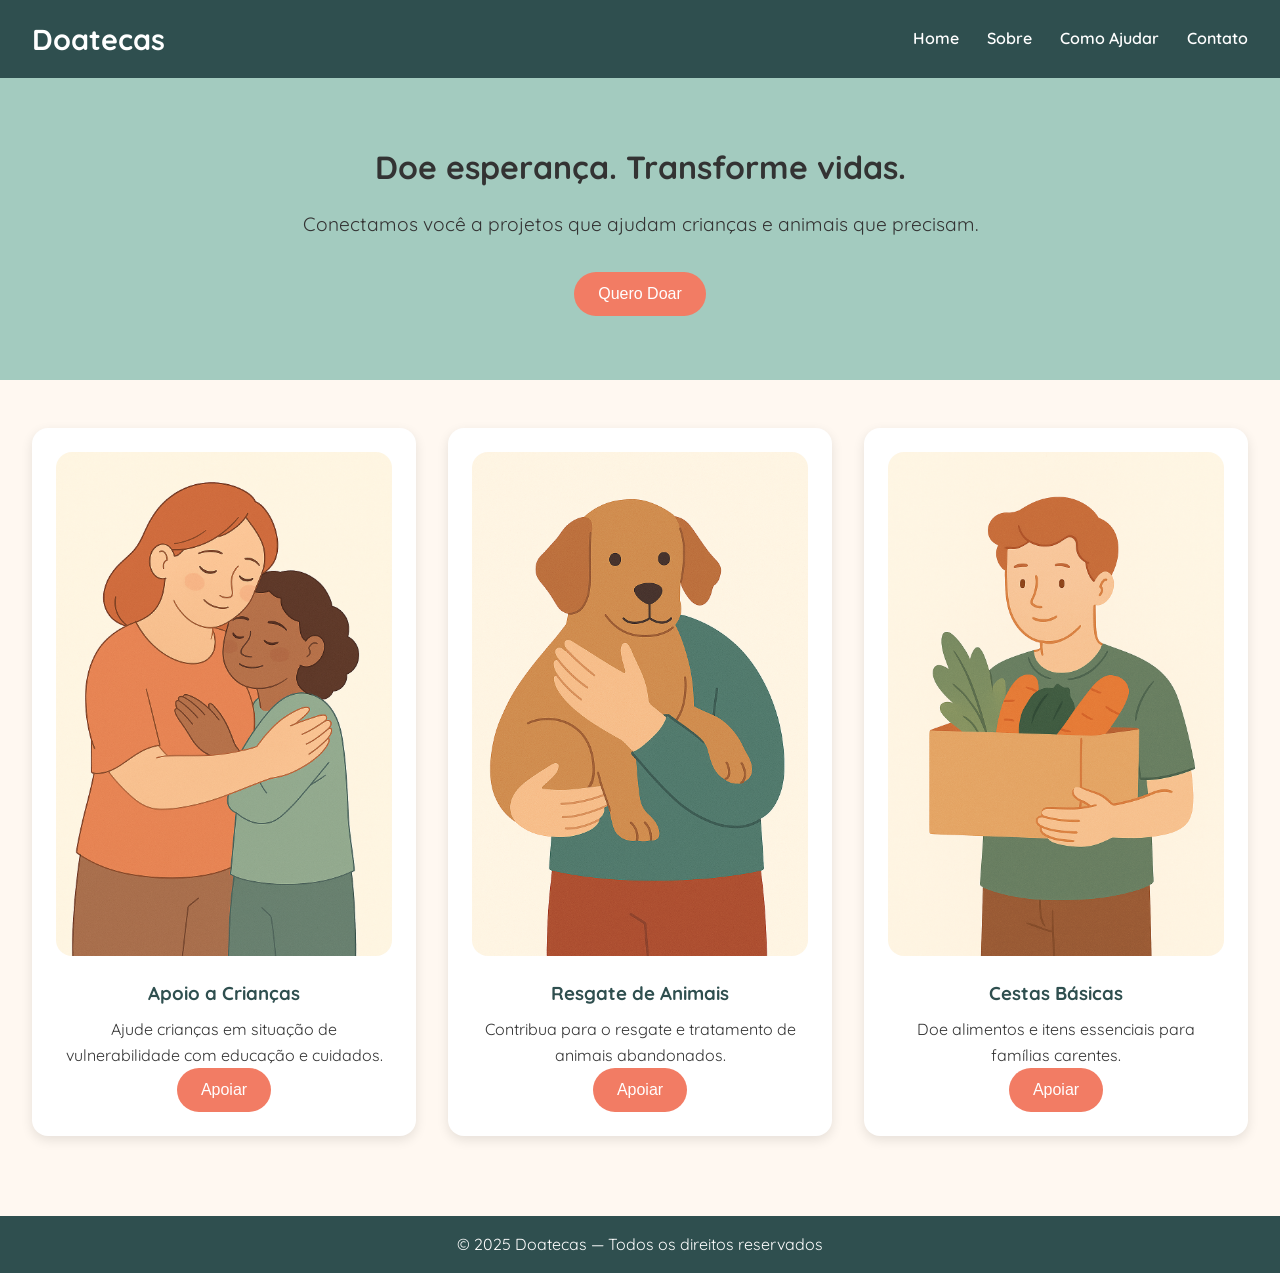
<file: html/index.html>
<!DOCTYPE html>
<html lang="pt-br">
<head>
  <meta charset="UTF-8">
  <meta name="viewport" content="width=device-width, initial-scale=1">
  <title>Doatecas</title>
  <link href="https://fonts.googleapis.com/css2?family=Quicksand:wght@400;600&display=swap" rel="stylesheet">
  <link rel="stylesheet" href="../css/style.css">
</head>
<body>

<header>
  <h1>Doatecas</h1>
  <nav>
    <a href="index.html" class="ativo">Home</a>
    <a href="sobre.html">Sobre</a>
    <a href="#">Como Ajudar</a>
    <a href="#">Contato</a>
  </nav>
</header>

<section class="doacoes">
  <h2>Doe esperança. Transforme vidas.</h2>
  <p>Conectamos você a projetos que ajudam crianças e animais que precisam.</p>
  <button class="btn">Quero Doar</button>
</section>

<section class="cards">
  <div class="card">
    <img src="../imagem/apoio.png" alt="Projeto 1">
    <h3>Apoio a Crianças</h3>
    <p>Ajude crianças em situação de vulnerabilidade com educação e cuidados.</p>
    <button class="btn">Apoiar</button>
  </div>
  <div class="card">
    <img src="../imagem/resgateAnimais.png" alt="Projeto 2">
    <h3>Resgate de Animais</h3>
    <p>Contribua para o resgate e tratamento de animais abandonados.</p>
    <button class="btn">Apoiar</button>
  </div>
  <div class="card">
    <img src="../imagem/cesta.png" alt="Projeto 3">
    <h3>Cestas Básicas</h3>
    <p>Doe alimentos e itens essenciais para famílias carentes.</p>
    <button class="btn">Apoiar</button>
  </div>
</section>

<footer>
  &copy; 2025 Doatecas — Todos os direitos reservados
</footer>

</body>
</html>
</file>
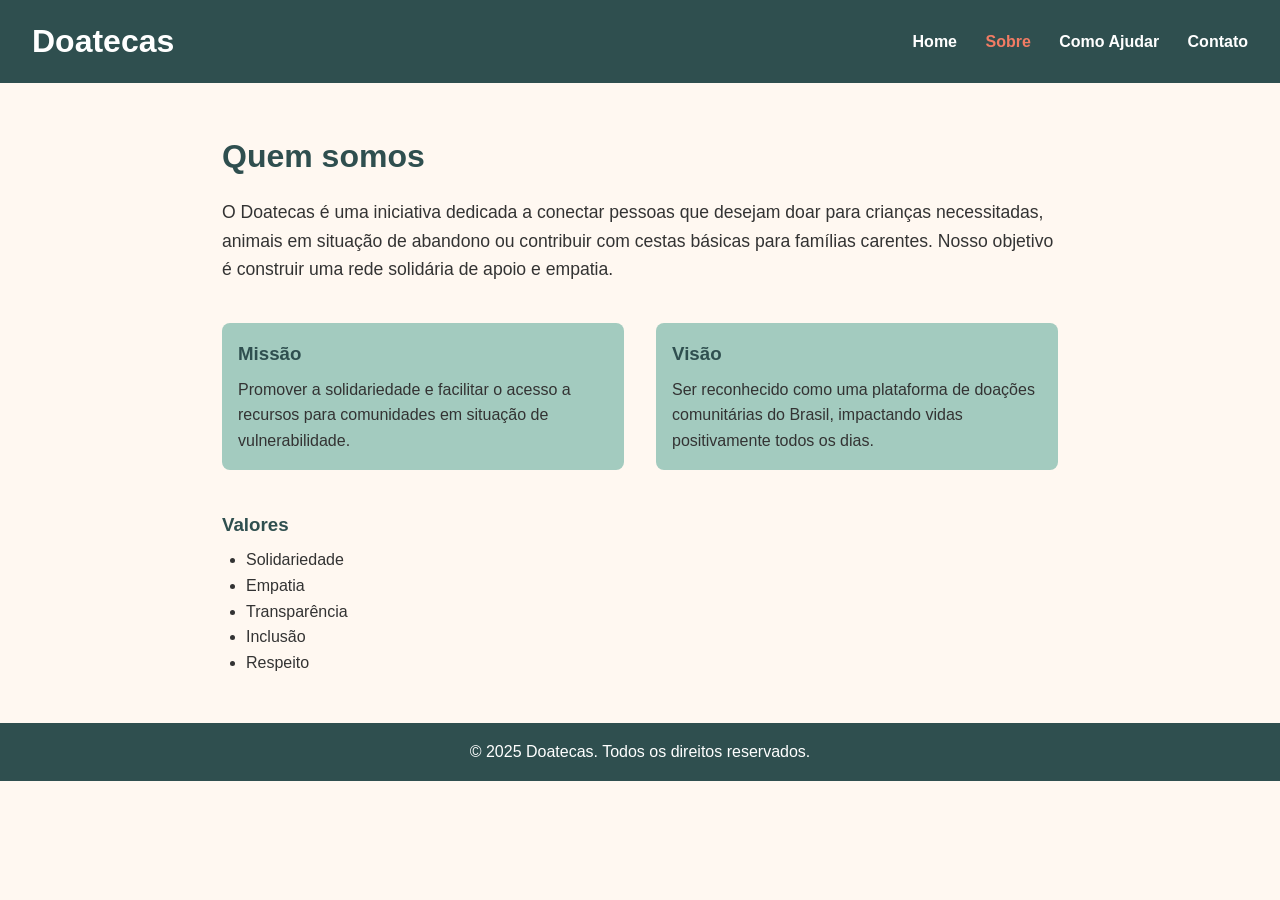
<file: html/sobre.html>
<!DOCTYPE html>
<html lang="pt-br">
<head>
    <meta charset="UTF-8">
    <meta name="viewport" content="width=device-width, initial-scale=1.0">
    <title>Sobre nós - Doatecas</title>
    <link rel="stylesheet" href="../css/sobre.css">
</head>
<body>
    <header>
        <div class="logo">
            <h1>Doatecas</h1>
        </div>
        <nav>
            <a href="index.html">Home</a>
            <a href="sobre.html" class="ativo">Sobre</a>
            <a href="#">Como Ajudar</a>
            <a href="#">Contato</a>
        </nav>
    </header>

    <main class="conteudo-sobre">
        <section class="intro">
            <h2>Quem somos</h2>
            <p>O Doatecas é uma iniciativa dedicada a conectar pessoas que desejam doar para crianças necessitadas, animais em situação de abandono ou contribuir com cestas básicas para famílias carentes. Nosso objetivo é construir uma rede solidária de apoio e empatia.</p>
        </section>

        <section class="missao-visao">
            <div>
                <h3>Missão</h3>
                <p>Promover a solidariedade e facilitar o acesso a recursos para comunidades em situação de vulnerabilidade.</p>
            </div>
            <div>
                <h3>Visão</h3>
                <p>Ser reconhecido como uma plataforma de doações comunitárias do Brasil, impactando vidas positivamente todos os dias.</p>
            </div>
        </section>

        <section class="valores">
            <h3>Valores</h3>
            <ul>
                <li>Solidariedade</li>
                <li>Empatia</li>
                <li>Transparência</li>
                <li>Inclusão</li>
                <li>Respeito</li>
            </ul>
        </section>
    </main>

    <footer>
        <p>&copy; 2025 Doatecas. Todos os direitos reservados.</p>
    </footer>
</body>
</html>
</file>
<file: css/style.css>
/* Reset e base */
* {
    margin: 0;
    padding: 0;
    box-sizing: border-box;
  }
  
  body {
    font-family: 'Quicksand', sans-serif;
    background-color: #fff8f1;
    color: #333;
    line-height: 1.6;
  }
  
  a {
    text-decoration: none;
    color: inherit;
  }
  
  /* Cores da marca */
  :root {
    --cor-principal: #2f4f4f; /* Azul petróleo */
    --cor-secundaria: #f27c64; /* Pêssego */
    --cor-suave: #a3cbbf; /* Verde suave */
    --cor-fundo: #fff8f1; /* Bege claro */
  }
  
  /* Header */
  header {
    background-color: var(--cor-principal);
    padding: 1rem 2rem;
    color: white;
    display: flex;
    justify-content: space-between;
    align-items: center;
  }
  
  header h1 {
    font-size: 1.8rem;
  }
  
  nav a {
    margin-left: 1.5rem;
    color: white;
    font-weight: 600;
  }
  
  /* Hero */
  .doacoes {
    text-align: center;
    padding: 4rem 2rem;
    background-color: var(--cor-suave);
  }
  
  .doacoes h2 {
    font-size: 2rem;
    margin-bottom: 1rem;
  }
  
  .doacoes p {
    font-size: 1.2rem;
    margin-bottom: 2rem;
  }
  
  .btn {
    background-color: var(--cor-secundaria);
    color: white;
    padding: 0.8rem 1.5rem;
    border: none;
    border-radius: 2rem;
    cursor: pointer;
    font-size: 1rem;
    transition: background 0.3s;
  }
  
  .btn:hover {
    background-color: #d9654d;
  }
  
  /* Cards */
  .cards {
    display: grid;
    grid-template-columns: repeat(auto-fit, minmax(250px, 1fr));
    gap: 2rem;
    padding: 3rem 2rem;
    
    
  }
  
  .card {
    background: white;
    border-radius: 1rem;
    box-shadow: 0 4px 12px rgba(0,0,0,0.1);
    padding: 1.5rem;
    text-align: center;
  }
  
  .card img {
    width: 100%;
    border-radius: 1rem;
    margin-bottom: 1rem;
  }
  
  .card h3 {
    margin-bottom: 0.5rem;
    color: var(--cor-principal);
  }
  
  /* Footer */
  footer {
    background-color: var(--cor-principal);
    color: white;
    text-align: center;
    padding: 1rem;
    margin-top: 2rem;
  }
</file>
<file: css/sobre.css>
/* Reset básico */
* {
  margin: 0;
  padding: 0;
  box-sizing: border-box;
}

:root {
  --cor-principal: #2f4f4f;
  --cor-secundaria: #f27c64;
  --cor-suave: #a3cbbf;
  --cor-fundo: #fff8f1;
}

body {
  font-family: 'Quicksand', sans-serif;
  background-color: var(--cor-fundo);
  color: #333;
  line-height: 1.6;
}

a {
  text-decoration: none;
  color: inherit;
}

/* Header */
header {
  background-color: var(--cor-principal);
  padding: 1rem 2rem;
  color: white;
  display: flex;
  justify-content: space-between;
  align-items: center;
  flex-wrap: wrap;
}

header .logo h1 {
  font-size: 2rem;
}

nav a {
  margin-left: 1.5rem;
  color: white;
  font-weight: 600;
  transition: color 0.3s;
}

nav a:hover,
nav a.ativo {
  color: var(--cor-secundaria);
}

/* Conteúdo principal */
.conteudo-sobre {
  max-width: 900px;
  margin: 3rem auto;
  padding: 0 2rem;
}

.conteudo-sobre section {
  margin-bottom: 2.5rem;
}

.intro h2 {
  color: var(--cor-principal);
  margin-bottom: 1rem;
  font-size: 2rem;
}

.intro p {
  font-size: 1.1rem;
}

.missao-visao {
  display: flex;
  gap: 2rem;
  flex-wrap: wrap;
}

.missao-visao div {
  flex: 1;
  background-color: var(--cor-suave);
  padding: 1rem;
  border-radius: 8px;
  min-width: 250px;
}

.missao-visao h3 {
  margin-bottom: 0.5rem;
  color: var(--cor-principal);
}

.valores h3 {
  margin-bottom: 0.5rem;
  color: var(--cor-principal);
}

.valores ul {
  list-style-type: disc;
  padding-left: 1.5rem;
}

footer {
  text-align: center;
  padding: 1rem;
  background-color: var(--cor-principal);
  color: white;
  margin-top: 3rem;
}
</file>
